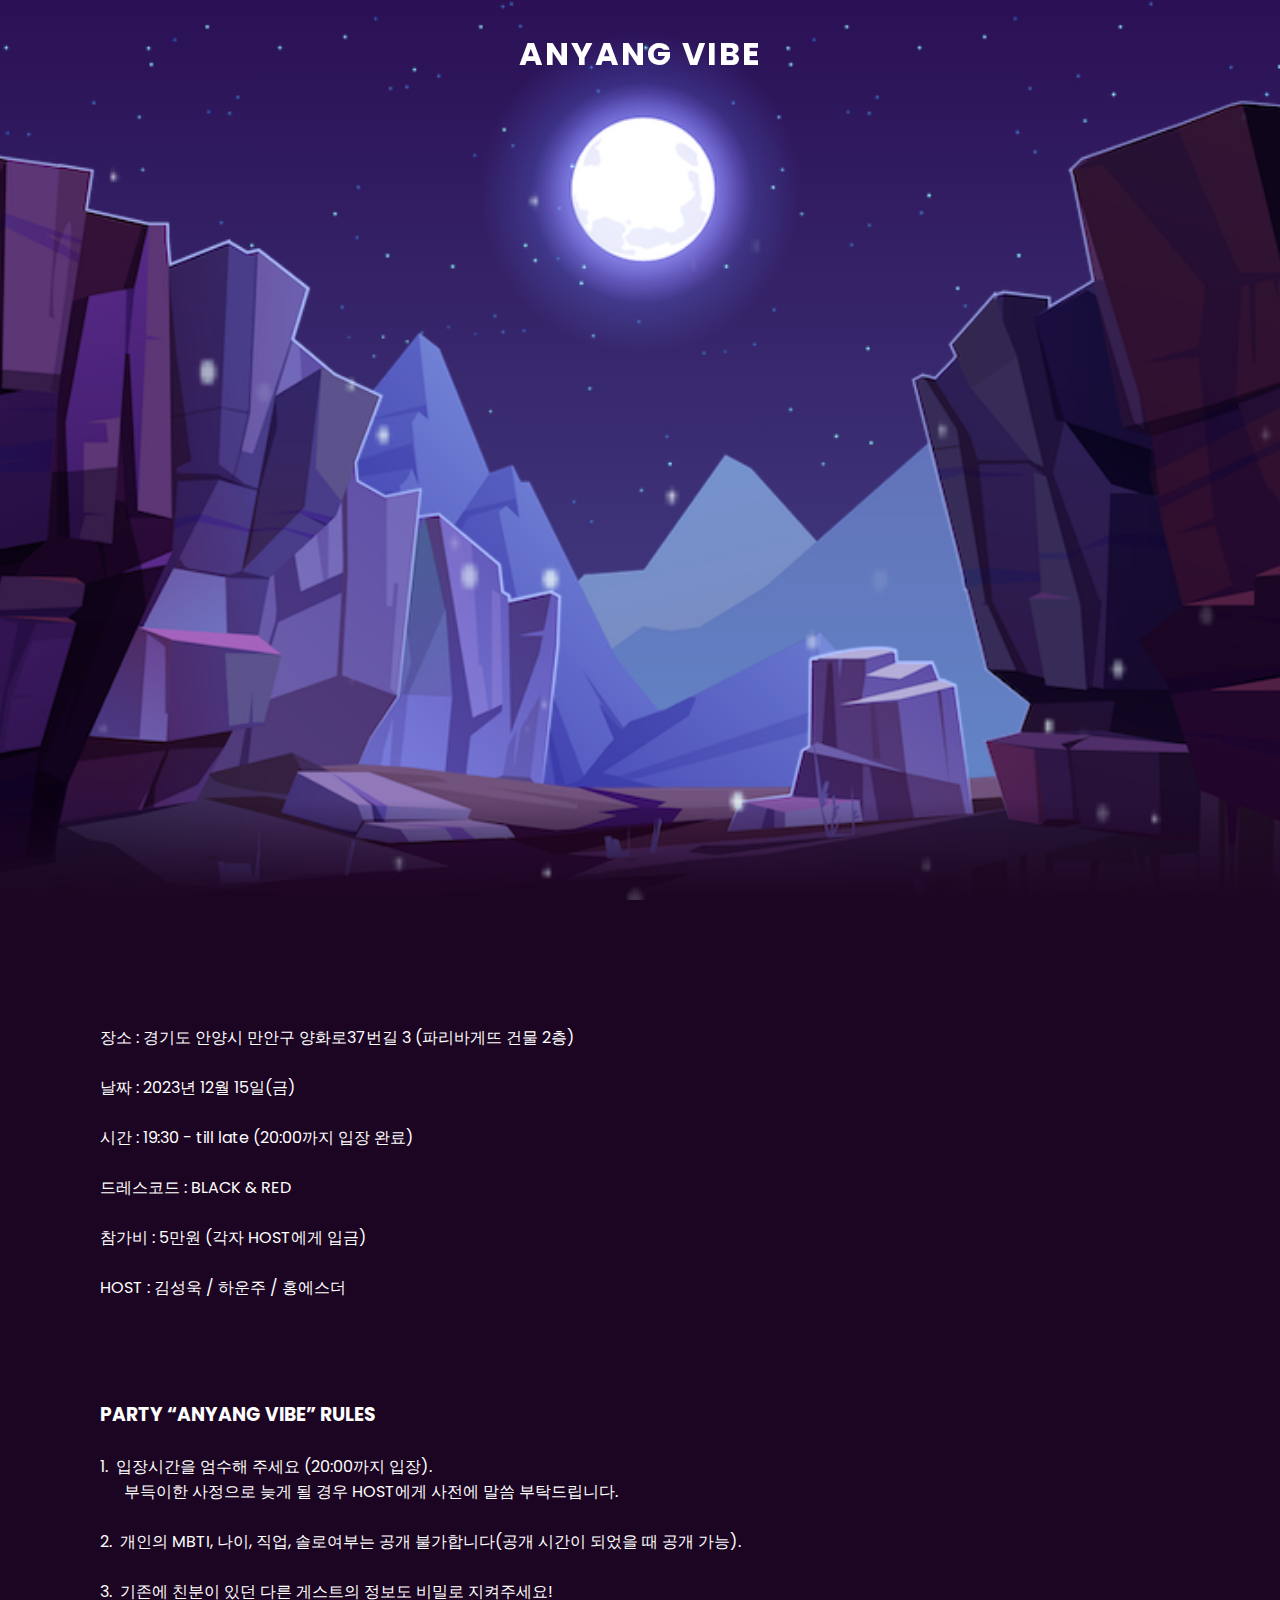
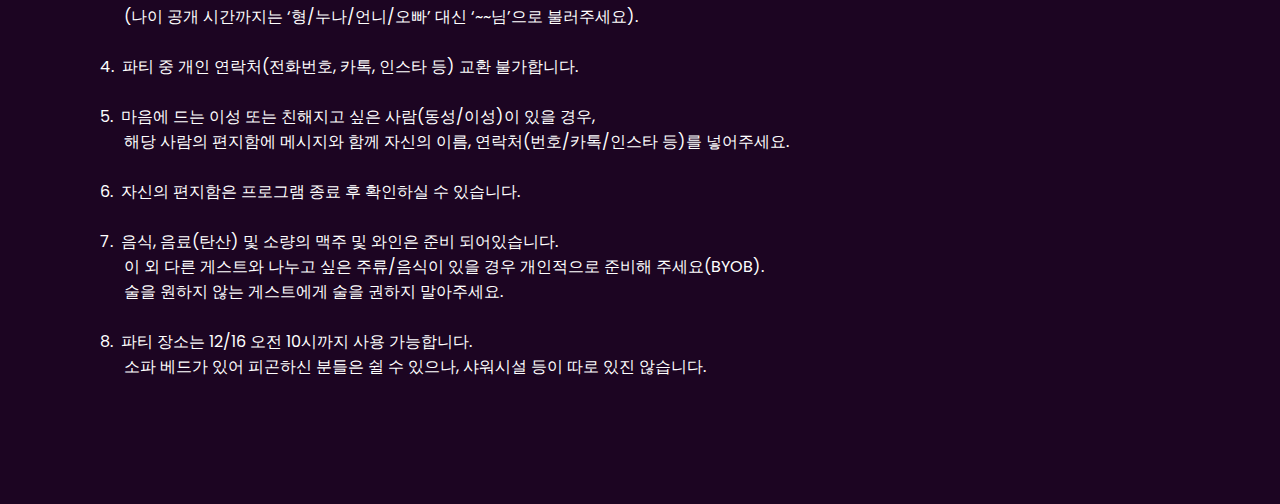
<file: docs/index.html>
<!DOCTYPE html>
<html>
    <head>
        <title>ANYANG VIBE</title>
        <meta name="description" content="ANYANG VIBE">

        <meta property="og:type" content="website">
        <!-- <meta property="og:url" content="https://chowonmin.github.io/InvitationCard/angle.html"> -->
        <meta property="og:title" content="ANYANG VIBE">
        <meta property="og:image" content="./images/og.png">
        <meta property="og:description" content="초특급 미션이 다시 시작된다!">
        <meta property="og:site_name" content="ANYANG VIBE">
        <meta property="og:locale" content="ko">

        <meta name="viewport" content="width=device-width, initial-scale=1" /> 

        <link rel="stylesheet" type="text/css" href="style.css">
    </head>
    <body>
        <canvas id="snowflake">

        </canvas>
        <header>
            <a href="#" class="logo"> ANYANG VIBE </a>
        </header>
        <section>
            <img src="./images/stars.png" id="stars">
            <img src="./images/moon.png" id="moon">
            <img src="./images/mountains_behind.png" id="mountains_behind">
            <h2 id="text"> 초대합니다 </h2>
            <!-- <a href="#sec" id="btn"> 초대장</a> -->
            <img src="./images/mountains_front.png" id="mountains_front">
        </section>
        <div id="sec" class="sec">
            <p>
장소 : 경기도 안양시 만안구 양화로37번길 3 (파리바게뜨 건물 2층)

날짜 : 2023년 12월 15일(금)

시간 : 19:30 - till late (20:00까지 입장 완료)

드레스코드 : BLACK & RED 

참가비 : 5만원 (각자 HOST에게 입금)

HOST : 김성욱 / 하운주 / 홍에스더
            </p>
            <br>
            <br>
            <br>

            <h3>PARTY “ANYANG VIBE” RULES</h3>
            <p>
1.  입장시간을 엄수해 주세요 (20:00까지 입장).
      부득이한 사정으로 늦게 될 경우 HOST에게 사전에 말씀 부탁드립니다.
                
2.  개인의 MBTI, 나이, 직업, 솔로여부는 공개 불가합니다(공개 시간이 되었을 때 공개 가능).
                
3.  기존에 친분이 있던 다른 게스트의 정보도 비밀로 지켜주세요!
      (나이 공개 시간까지는 ‘형/누나/언니/오빠’ 대신 ‘~~님’으로 불러주세요).
                
4.  파티 중 개인 연락처(전화번호, 카톡, 인스타 등) 교환 불가합니다. 
                
5.  마음에 드는 이성 또는 친해지고 싶은 사람(동성/이성)이 있을 경우, 
      해당 사람의 편지함에 메시지와 함께 자신의 이름, 연락처(번호/카톡/인스타 등)를 넣어주세요. 
                
6.  자신의 편지함은 프로그램 종료 후 확인하실 수 있습니다. 
                
7.  음식, 음료(탄산) 및 소량의 맥주 및 와인은 준비 되어있습니다. 
      이 외 다른 게스트와 나누고 싶은 주류/음식이 있을 경우 개인적으로 준비해 주세요(BYOB).
      술을 원하지 않는 게스트에게 술을 권하지 말아주세요. 
                
8.  파티 장소는 12/16 오전 10시까지 사용 가능합니다.
      소파 베드가 있어 피곤하신 분들은 쉴 수 있으나, 샤워시설 등이 따로 있진 않습니다. 
            </p>
        </div>

        <script type="text/javascript" src="index.js"></script>
    </body>
</html>
</file>
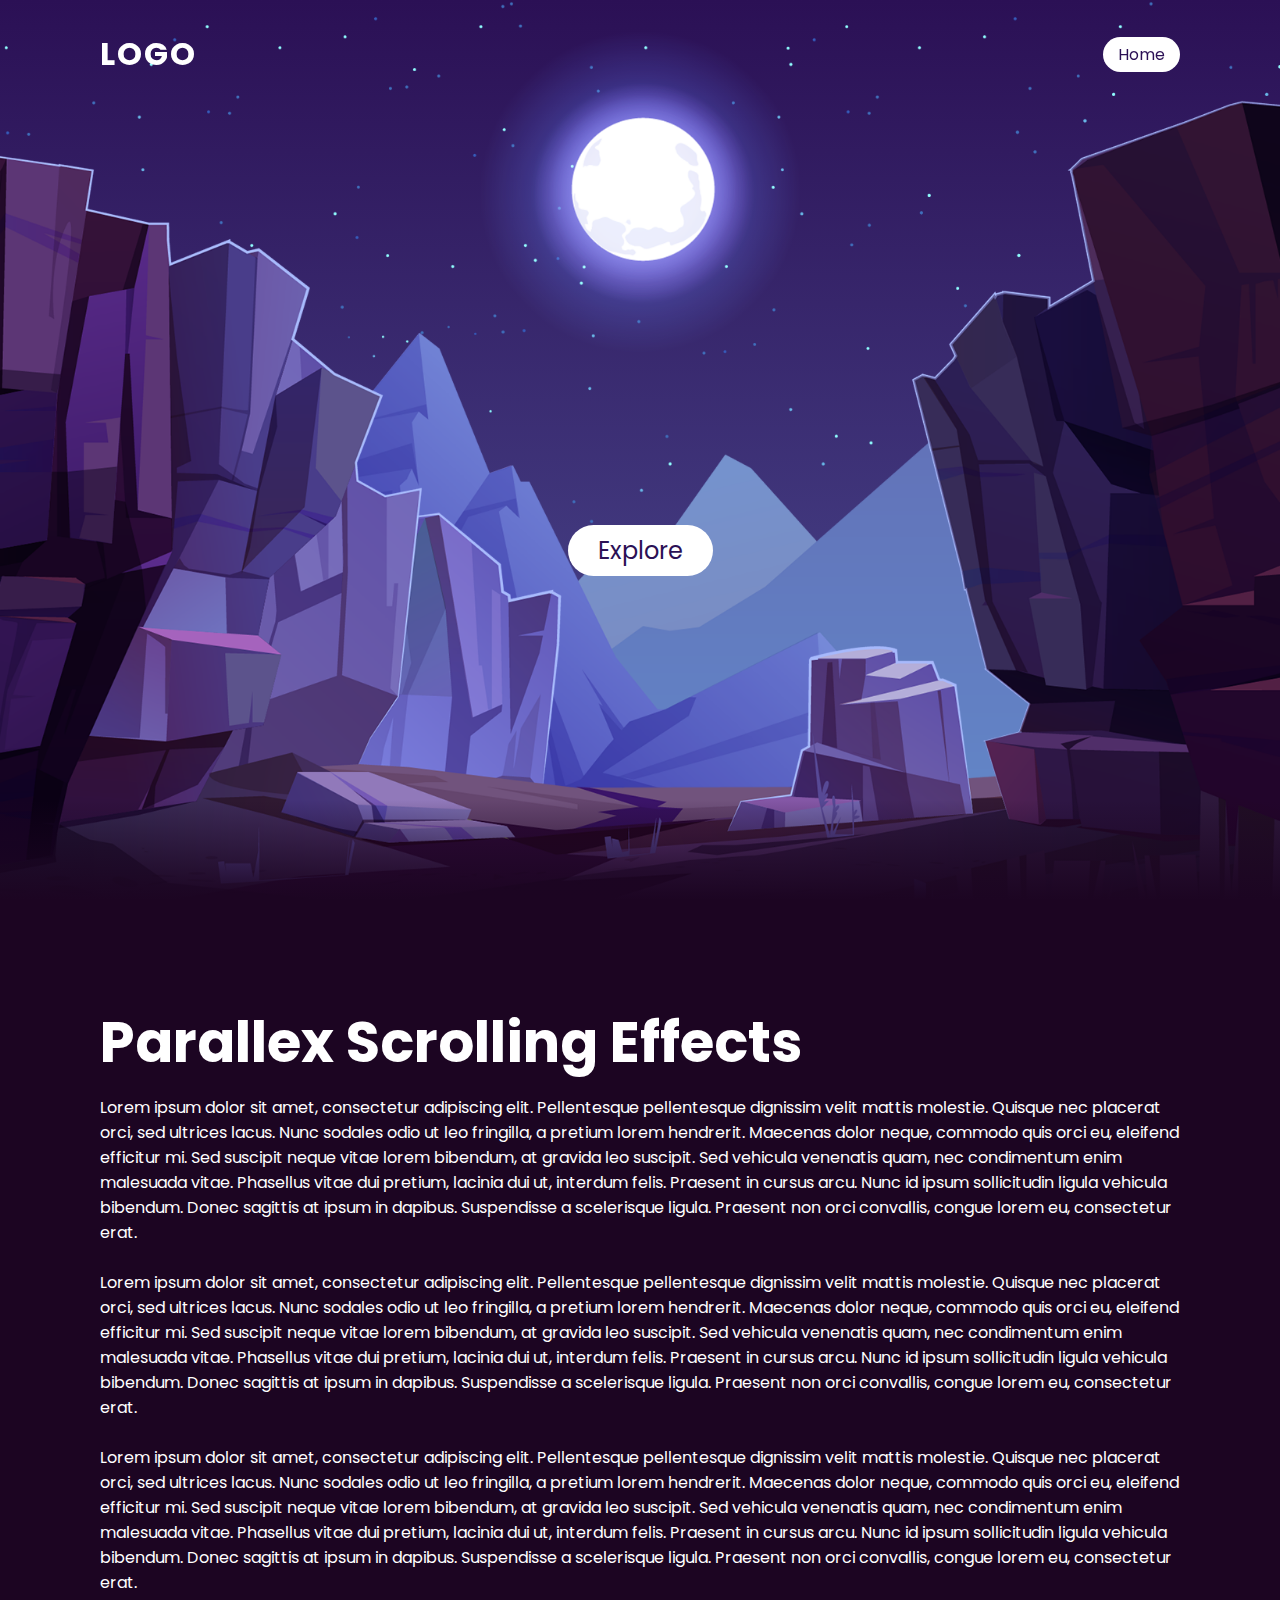
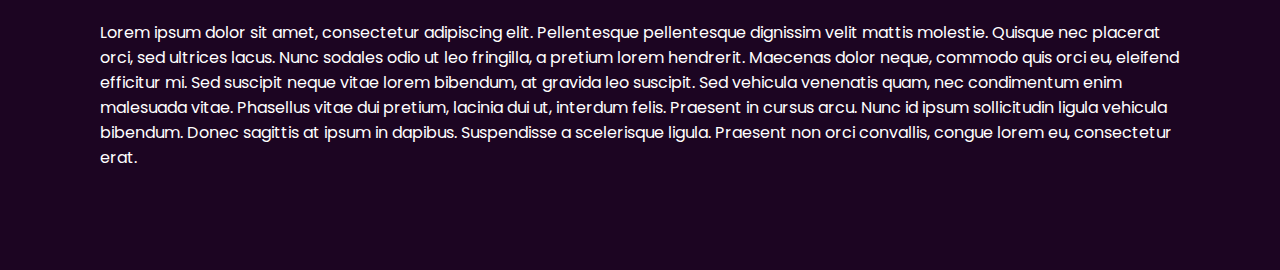
<file: Moonlight/index.html>
<!DOCTYPE html>
<html>
    <head>
        <title>Invitation Card</title>
        <meta name="viewport" content="width=device-width, initial-scale=1" /> 

        <link rel="stylesheet" type="text/css" href="style.css">
    </head>
    <body>
        <header>
            <a href="#" class="logo"> Logo </a>
            <ul>
                <li>
                    <a href="#" class="active">Home</a>
                </li>
                <!-- <li>
                    <a href="#">About</a>
                </li>
                <li>
                    <a href="#">Work</a>
                </li>
                <li>
                    <a href="#">Contact</a>
                </li> -->
            </ul>
        </header>
        <section>
            <img src="stars.png" id="stars">
            <img src="moon.png" id="moon">
            <img src="mountains_behind.png" id="mountains_behind">
            <h2 id="text">Moon Light</h2>
            <a href="#sec" id="btn"> Explore</a>
            <img src="mountains_front.png" id="mountains_front">
        </section>
        <div id="sec" class="sec">
            <h2>Parallex Scrolling Effects</h2>
            <p>
                Lorem ipsum dolor sit amet, consectetur adipiscing elit. Pellentesque pellentesque dignissim velit mattis molestie. Quisque nec placerat orci, sed ultrices lacus. Nunc sodales odio ut leo fringilla, a pretium lorem hendrerit. Maecenas dolor neque, commodo quis orci eu, eleifend efficitur mi. Sed suscipit neque vitae lorem bibendum, at gravida leo suscipit. Sed vehicula venenatis quam, nec condimentum enim malesuada vitae. Phasellus vitae dui pretium, lacinia dui ut, interdum felis. Praesent in cursus arcu. Nunc id ipsum sollicitudin ligula vehicula bibendum. Donec sagittis at ipsum in dapibus. Suspendisse a scelerisque ligula. Praesent non orci convallis, congue lorem eu, consectetur erat.
                <br><br>
                Lorem ipsum dolor sit amet, consectetur adipiscing elit. Pellentesque pellentesque dignissim velit mattis molestie. Quisque nec placerat orci, sed ultrices lacus. Nunc sodales odio ut leo fringilla, a pretium lorem hendrerit. Maecenas dolor neque, commodo quis orci eu, eleifend efficitur mi. Sed suscipit neque vitae lorem bibendum, at gravida leo suscipit. Sed vehicula venenatis quam, nec condimentum enim malesuada vitae. Phasellus vitae dui pretium, lacinia dui ut, interdum felis. Praesent in cursus arcu. Nunc id ipsum sollicitudin ligula vehicula bibendum. Donec sagittis at ipsum in dapibus. Suspendisse a scelerisque ligula. Praesent non orci convallis, congue lorem eu, consectetur erat.
                <br><br>
                Lorem ipsum dolor sit amet, consectetur adipiscing elit. Pellentesque pellentesque dignissim velit mattis molestie. Quisque nec placerat orci, sed ultrices lacus. Nunc sodales odio ut leo fringilla, a pretium lorem hendrerit. Maecenas dolor neque, commodo quis orci eu, eleifend efficitur mi. Sed suscipit neque vitae lorem bibendum, at gravida leo suscipit. Sed vehicula venenatis quam, nec condimentum enim malesuada vitae. Phasellus vitae dui pretium, lacinia dui ut, interdum felis. Praesent in cursus arcu. Nunc id ipsum sollicitudin ligula vehicula bibendum. Donec sagittis at ipsum in dapibus. Suspendisse a scelerisque ligula. Praesent non orci convallis, congue lorem eu, consectetur erat.
                <br><br>
                Lorem ipsum dolor sit amet, consectetur adipiscing elit. Pellentesque pellentesque dignissim velit mattis molestie. Quisque nec placerat orci, sed ultrices lacus. Nunc sodales odio ut leo fringilla, a pretium lorem hendrerit. Maecenas dolor neque, commodo quis orci eu, eleifend efficitur mi. Sed suscipit neque vitae lorem bibendum, at gravida leo suscipit. Sed vehicula venenatis quam, nec condimentum enim malesuada vitae. Phasellus vitae dui pretium, lacinia dui ut, interdum felis. Praesent in cursus arcu. Nunc id ipsum sollicitudin ligula vehicula bibendum. Donec sagittis at ipsum in dapibus. Suspendisse a scelerisque ligula. Praesent non orci convallis, congue lorem eu, consectetur erat.
            </p>
        </div>

        <script type="text/javascript" src="index.js"></script>
    </body>
</html>
</file>
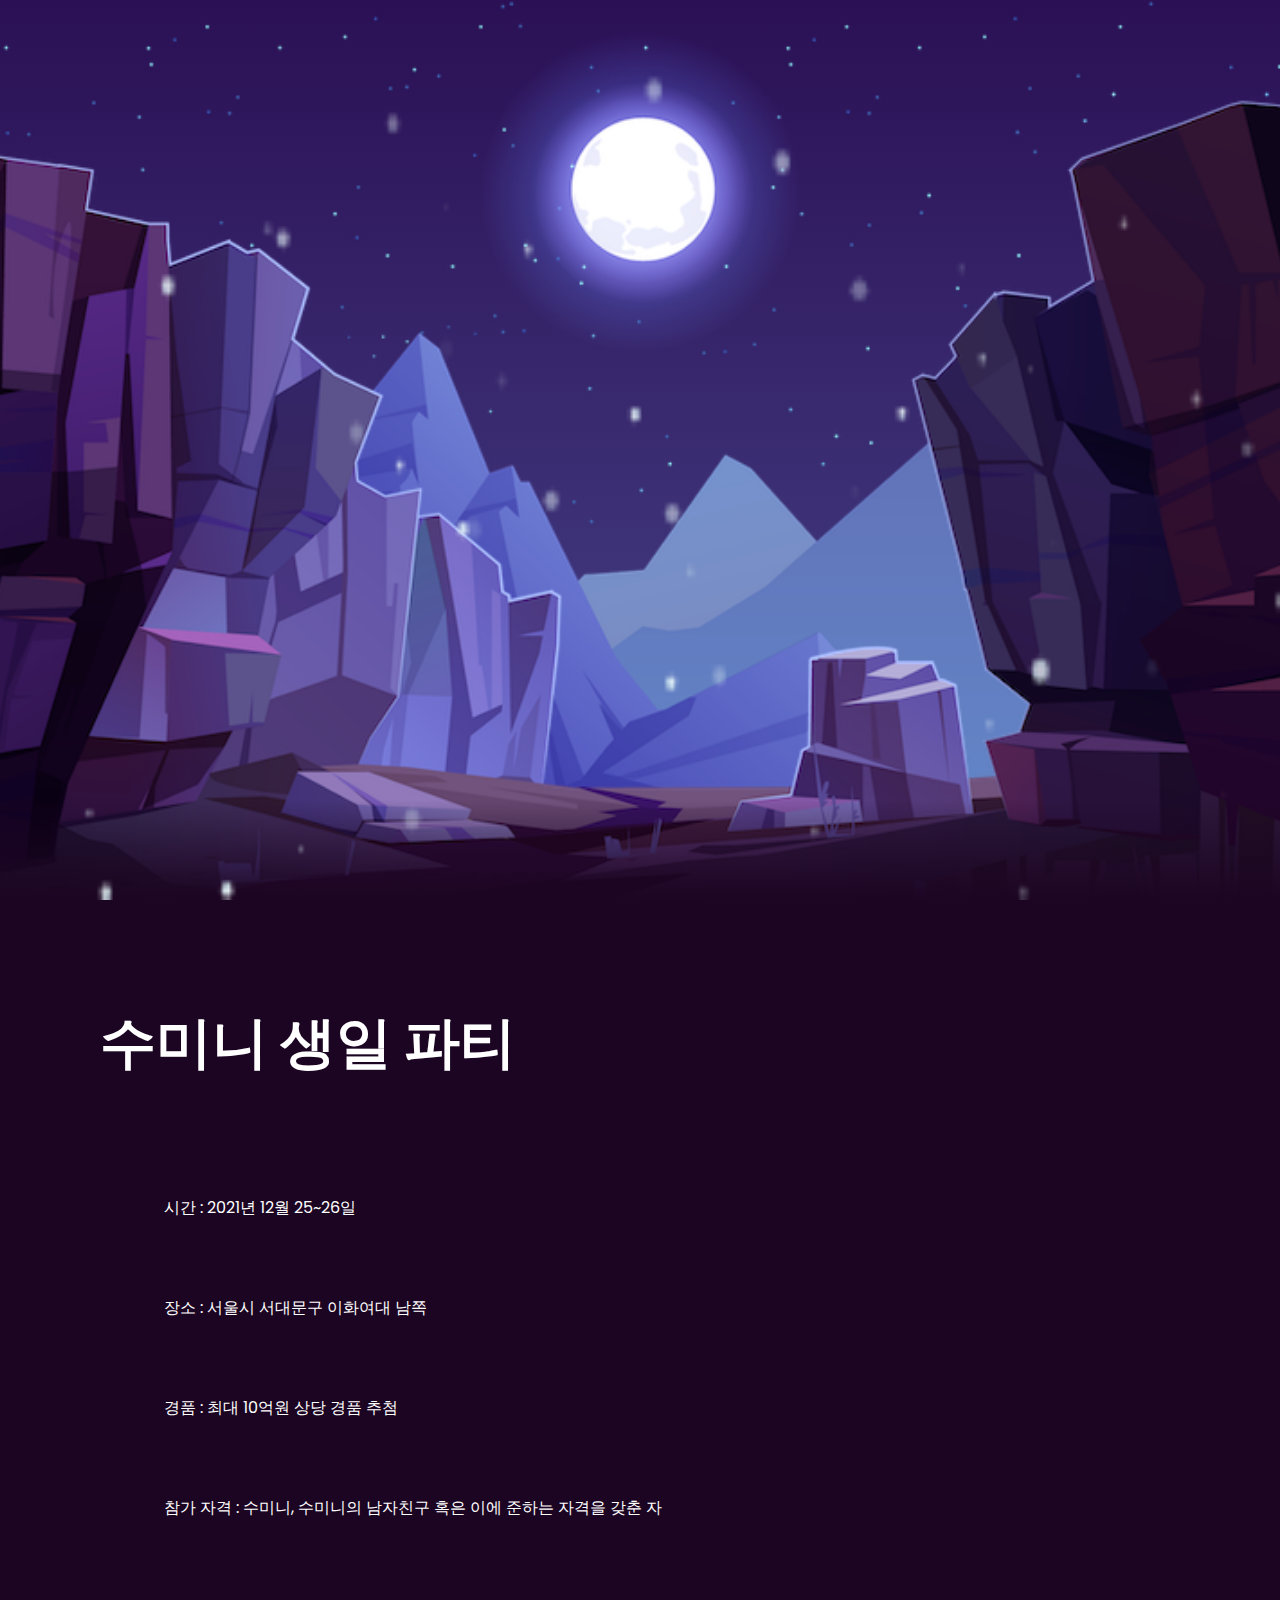
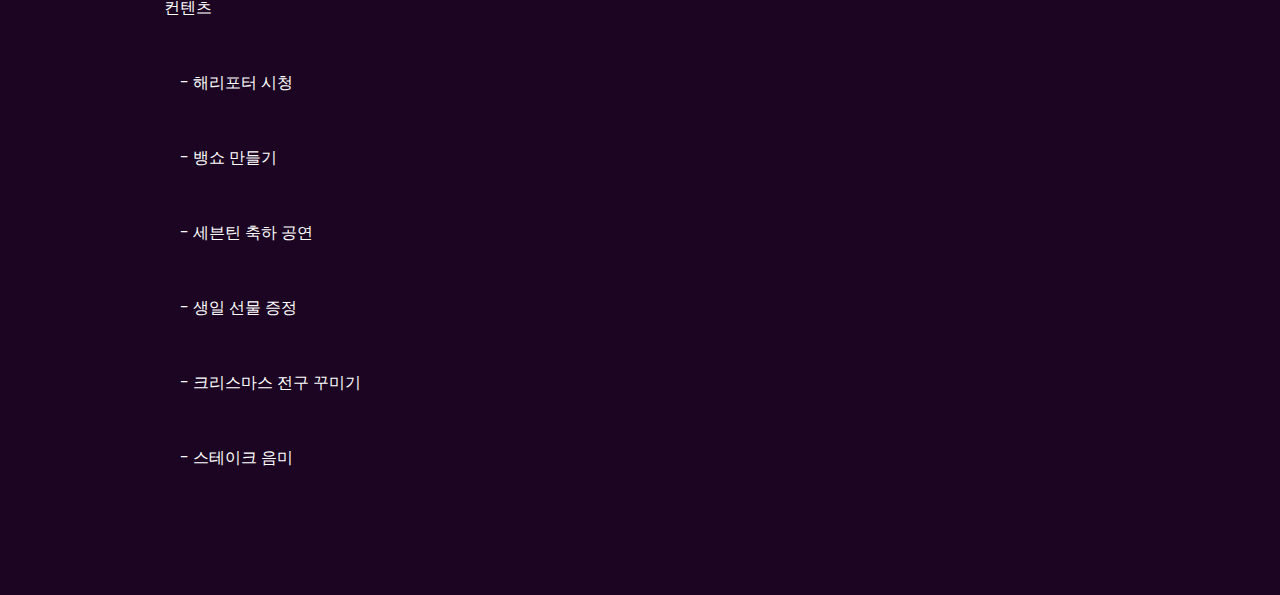
<file: docs/angel.html>
<!DOCTYPE html>
<html>
    <head>
        <title>수미니 생일 파티</title>
        <meta name="description" content="BirthDay">

        <meta property="og:type" content="website">
        <meta property="og:url" content="https://chowonmin.github.io/InvitationCard/angle.html">
        <meta property="og:title" content="초대합니다">
        <meta property="og:image" content="./images/og.png">
        <meta property="og:description" content="생일 파티에 초대합니다.">
        <meta property="og:site_name" content="초대장">
        <meta property="og:locale" content="ko">

        <meta name="viewport" content="width=device-width, initial-scale=1" /> 

        <link rel="stylesheet" type="text/css" href="style.css">
    </head>
    <body>
        <canvas id="snowflake">

        </canvas>
        <header>
            <!-- <a href="#" class="logo"> 초대합니다 </a> -->
            <ul>
                <!-- <li>
                    <a href="#" class="active">Home</a>
                </li> -->
                <!-- <li>
                    <a href="#">About</a>
                </li>
                <li>
                    <a href="#">Work</a>
                </li>
                <li>
                    <a href="#">Contact</a>
                </li> -->
            </ul>
        </header>
        <section>
            <img src="./images/stars.png" id="stars">
            <img src="./images/moon.png" id="moon">
            <img src="./images/mountains_behind.png" id="mountains_behind">
            <h2 id="text">수미니 생일</h2>
            <!-- <a href="#sec" id="btn"> 초대장</a> -->
            <img src="./images/mountains_front.png" id="mountains_front">
        </section>
        <div id="sec" class="sec">
            <h2>수미니 생일 파티</h2>
            <p>
                <br><br>
                시간 : 2021년 12월 25~26일
                <br><br>
                장소 : 서울시 서대문구 이화여대 남쪽
                <br><br>
                경품 : 최대 10억원 상당 경품 추첨
                <br><br>
                참가 자격 : 수미니, 수미니의 남자친구 혹은 이에 준하는 자격을 갖춘 자
                <br><br>
                컨텐츠
                <br>
                    - 해리포터 시청
                    <br>
                    - 뱅쇼 만들기
                    <br>
                    - 세븐틴 축하 공연
                    <br>
                    - 생일 선물 증정
                    <br>
                    - 크리스마스 전구 꾸미기
                    <br>
                    - 스테이크 음미
            </p>
        </div>

        <script type="text/javascript" src="index.js"></script>
    </body>
</html>
</file>
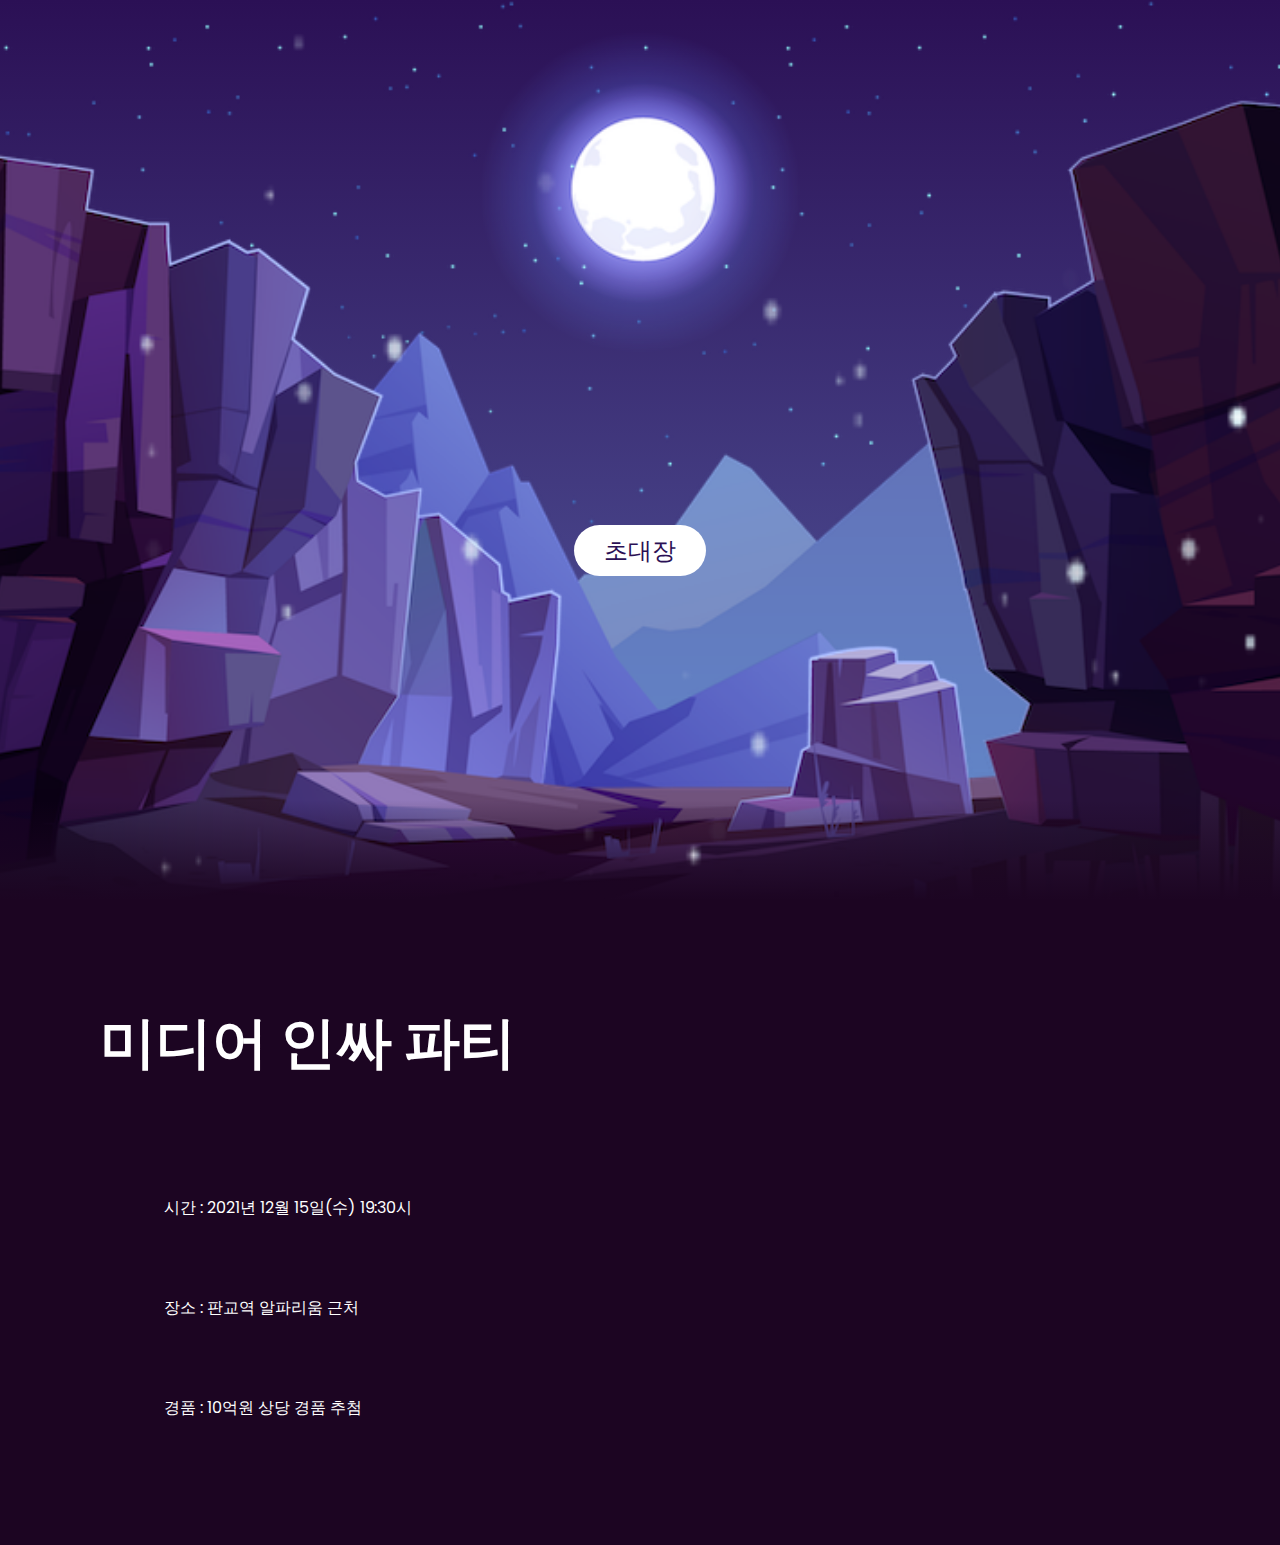
<file: docs/home.html>
<!DOCTYPE html>
<html>
    <head>
        <title>미디어 인싸 파티</title>
        <meta name="description" content="커플 탄생을 축하하는 자리">

        <meta property="og:type" content="website">
        <meta property="og:url" content="https://chowonmin.github.io/InvitationCard">
        <meta property="og:title" content="초대합니다">
        <meta property="og:image" content="./images/og.png">
        <meta property="og:description" content="송년회 초대합니다.">
        <meta property="og:site_name" content="초대장">
        <meta property="og:locale" content="ko">

        <meta name="viewport" content="width=device-width, initial-scale=1" /> 

        <link rel="stylesheet" type="text/css" href="style.css">
    </head>
    <body>
        <canvas id="snowflake">

        </canvas>
        <header>
            <!-- <a href="#" class="logo"> 초대합니다 </a> -->
            <ul>
                <!-- <li>
                    <a href="#" class="active">Home</a>
                </li> -->
                <!-- <li>
                    <a href="#">About</a>
                </li>
                <li>
                    <a href="#">Work</a>
                </li>
                <li>
                    <a href="#">Contact</a>
                </li> -->
            </ul>
        </header>
        <section>
            <img src="./images/stars.png" id="stars">
            <img src="./images/moon.png" id="moon">
            <img src="./images/mountains_behind.png" id="mountains_behind">
            <h2 id="text">미디어 인싸 파티</h2>
            <a href="#sec" id="btn"> 초대장</a>
            <img src="./images/mountains_front.png" id="mountains_front">
        </section>
        <div id="sec" class="sec">
            <h2>미디어 인싸 파티</h2>
            <p>
                <br><br>
                시간 : 2021년 12월 15일(수) 19:30시
                <br><br>
                장소 : 판교역 알파리움 근처
                <br><br>
                경품 : 10억원 상당 경품 추첨
            </p>
        </div>

        <script type="text/javascript" src="index.js"></script>
    </body>
</html>
</file>
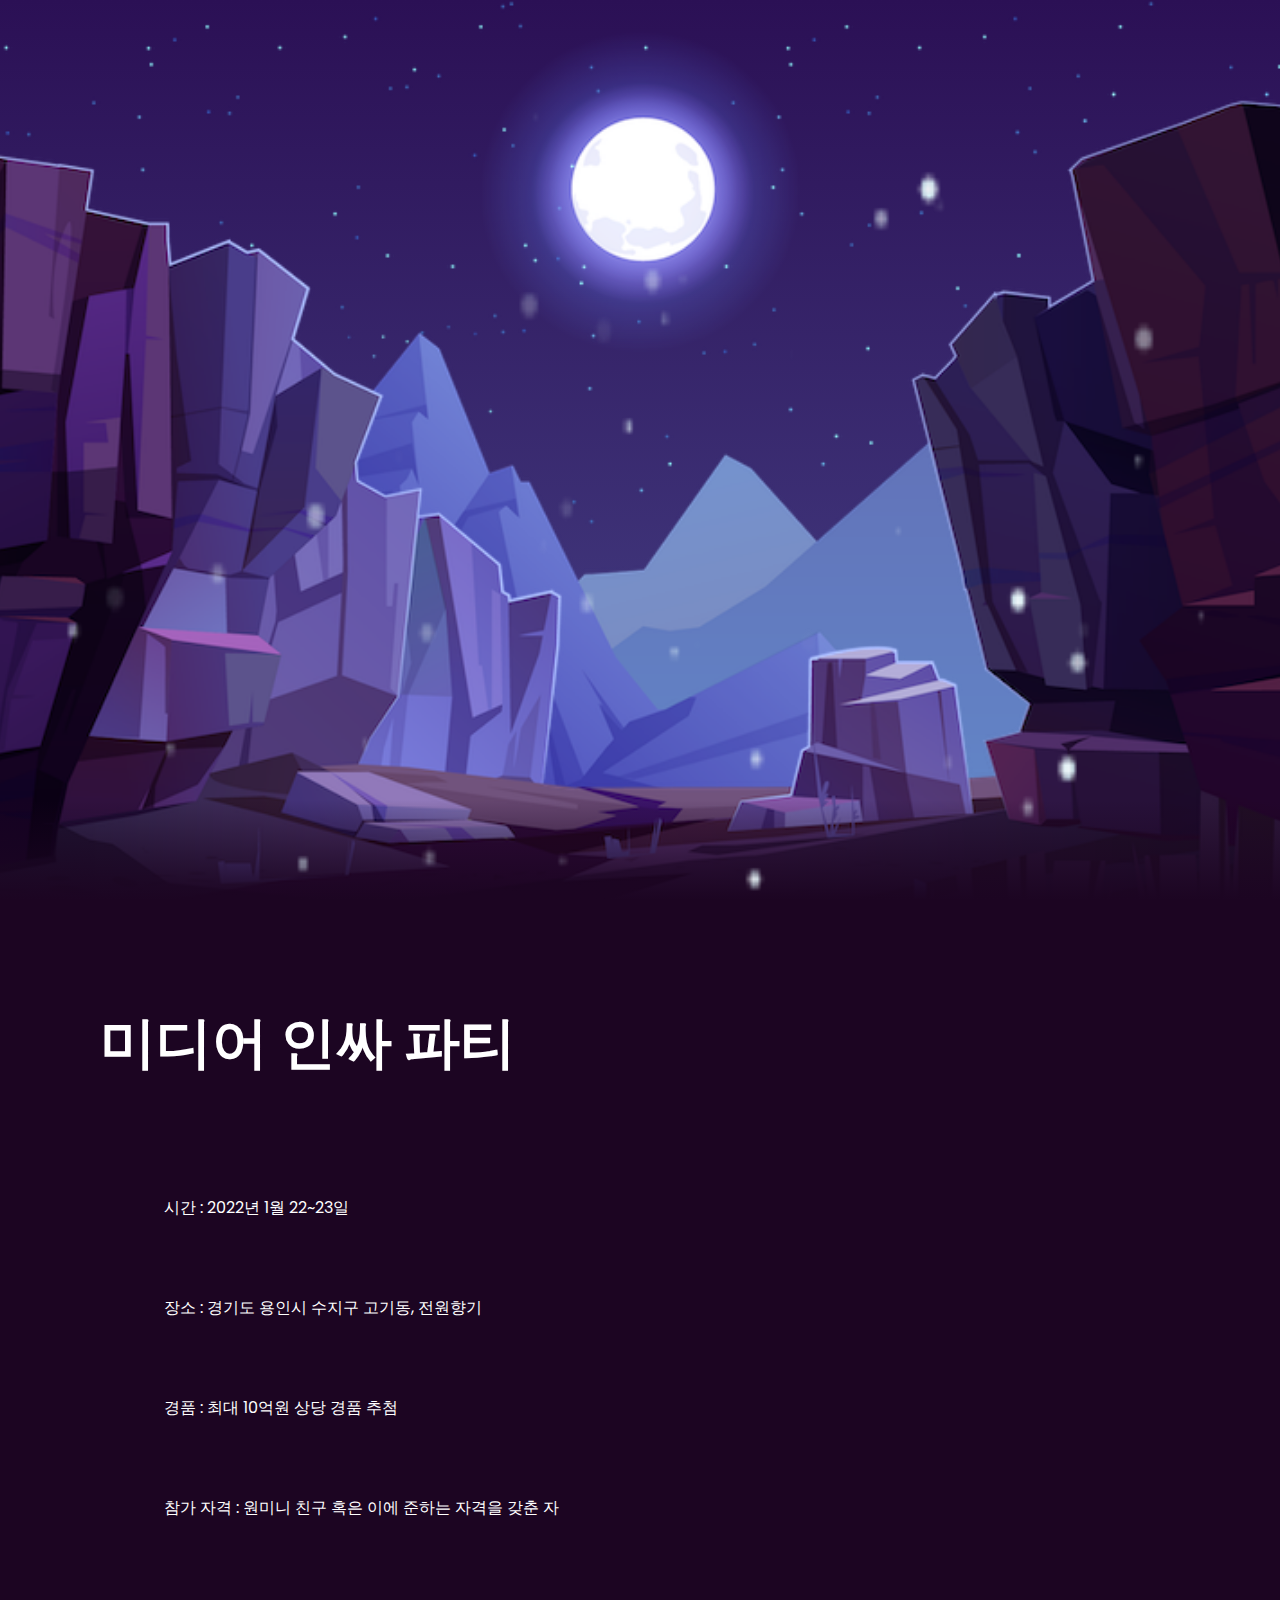
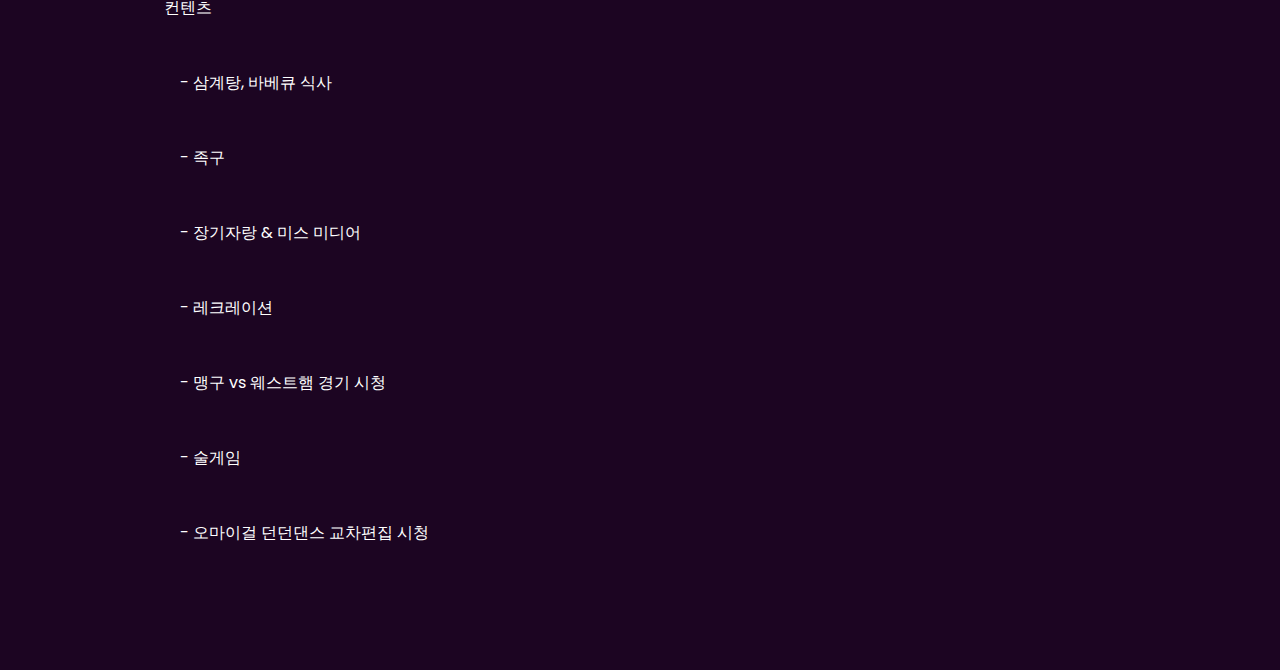
<file: docs/media.html>
<!DOCTYPE html>
<html>
    <head>
        <title>미디어 인싸 파티</title>
        <meta name="description" content="파티에 초대합니다.">

        <meta property="og:type" content="website">
        <meta property="og:url" content="https://chowonmin.github.io/InvitationCard">
        <meta property="og:title" content="초대합니다">
        <meta property="og:image" content="./images/og.png">
        <meta property="og:description" content="파티에 초대합니다.">
        <meta property="og:site_name" content="초대장">
        <meta property="og:locale" content="ko">

        <meta name="viewport" content="width=device-width, initial-scale=1" /> 

        <link rel="stylesheet" type="text/css" href="style.css">
    </head>
    <body>
        <canvas id="snowflake">

        </canvas>
        <header>
            <!-- <a href="#" class="logo"> 초대합니다 </a> -->
            <ul>
                <!-- <li>
                    <a href="#" class="active">Home</a>
                </li> -->
                <!-- <li>
                    <a href="#">About</a>
                </li>
                <li>
                    <a href="#">Work</a>
                </li>
                <li>
                    <a href="#">Contact</a>
                </li> -->
            </ul>
        </header>
        <section>
            <img src="./images/stars.png" id="stars">
            <img src="./images/moon.png" id="moon">
            <img src="./images/mountains_behind.png" id="mountains_behind">
            <h2 id="text">미디어 인싸 파티</h2>
            <!-- <a href="#sec" id="btn"> 초대장</a> -->
            <img src="./images/mountains_front.png" id="mountains_front">
        </section>
        <div id="sec" class="sec">
            <h2>미디어 인싸 파티</h2>
            <p>
                <br><br>
                시간 : 2022년 1월 22~23일
                <br><br>
                장소 : 경기도 용인시 수지구 고기동, 전원향기
                <br><br>
                경품 : 최대 10억원 상당 경품 추첨
                <br><br>
                참가 자격 : 원미니 친구 혹은 이에 준하는 자격을 갖춘 자
                <br><br>
                컨텐츠
                <br>
                    - 삼계탕, 바베큐 식사
                    <br>
                    - 족구
                    <br>
                    - 장기자랑 & 미스 미디어
                    <br>
                    - 레크레이션
                    <br>
                    - 맹구 vs 웨스트햄 경기 시청
                    <br>
                    - 술게임
                    <br>
                    - 오마이걸 던던댄스 교차편집 시청
            </p>
        </div>

        <script type="text/javascript" src="index.js"></script>
    </body>
</html>
</file>
<file: docs/style.css>
@import url('https://fonts.googleapis.com/css2?family=Poppins:wght@300;400;500;600;700;800;900&display=swap');

*
{
    margin: 0;
    padding: 0;
    box-sizing: border-box;
    font-family: 'Poppins', sans-serif;
    scroll-behavior: smooth;
}

body
{
    min-height: 100vh;
    background: linear-gradient(#2b1055, #7597de);
    overflow-x: hidden;
}

body::-webkit-scrollbar {
    width: 8px;
}
body::-webkit-scrollbar-thumb {
    width: 8px;
    background: #E0E0E0;
}
body::-webkit-scrollbar-thumb:hover {
    background: #BDBDBD;
}

header
{
    position: absolute;
    top: 0;
    left: 0;
    width: 100%;
    padding: 30px 100px;
    display: flex;
    justify-content: center;
    align-items: center;
    z-index: 10000;
}
header .logo
{
    color: #fff;
    font-weight: 700;
    text-decoration: none;
    font-size: 2em;
    text-transform:  uppercase;
    letter-spacing: 2px;
}

header ul
{
    display: flex;
    justify-content: center;
    align-items: center;
}
header ul li
{
    list-style: none;
    margin-left: 20px;
}
header ul li a
{
    text-decoration: none;
    padding: 6px 15px;
    color: #fff;
    border-radius: 20px;
}
header ul li a:hover, 
header ul li a.active
{
    background: #fff;
    color: #2b1055;
}

section
{
    position: relative;
    width: 100%;
    height: 100vh;
    display: flex;
    justify-content: center;
    align-items: center;
    overflow: hidden;
}
section::before
{
    content: '';
    position: absolute;
    bottom: 0;
    width: 100%;
    height: 100px;
    background: linear-gradient(to top, #1c0522, transparent);
    z-index: 1000;
}
section img
{
    position: absolute;
    top: 0;
    left: 0;
    width: 100%;
    height: 100%;
    object-fit: cover;
    pointer-events: none;
}
section img#moon
{
    mix-blend-mode: screen;
}
section img#mountains_front
{
    z-index: 10;
}
section #text
{
    position: absolute;
    right: -400px;
    color: #fff;
    white-space: nowrap;
    font-size: 7.5vw;
    z-index: 9;
}
@media only screen and (max-width: 600px) {
    section #text {
        right: -400px;
        font-size: 17.5vw;
    }
}

section #btn
{
    text-decoration: none;
    display: inline-block;
    padding: 8px 30px;
    border-radius: 40px;
    background: #fff;
    color: #2b1055;
    font-size: 1.5em;
    z-index: 9;
    transform: translateY(100px);
}

.sec
{
    position: relative;
    padding: 100px;
    background: #1c0522;
    width: 100%;
    color: #fff;
}
@media only screen and (max-width: 600px) {
    .sec {
        padding: 50px;
    }
    
}
.sec h2
{
    font-size: 3.5em;
    margin-bottom: 10px;
    color: #fff;
}
@media only screen and (max-width: 600px) {
    .sec h2 {
        font-size: 2.5em;
    }
}
.sec p
{
    font-size: 1em;
    color: #fff;
    white-space: pre-wrap;
    word-wrap: break-word;
    width: 100%;
}


#snowflake {
    width: 100%;
    height: 100vh;
    top: 0;
    left: 0;
    position: absolute;
    z-index: 30000;
    pointer-events: none;
}
</file>
<file: Moonlight/style.css>
@import url('https://fonts.googleapis.com/css2?family=Poppins:wght@300;400;500;600;700;800;900&display=swap');

*
{
    margin: 0;
    padding: 0;
    box-sizing: border-box;
    font-family: 'Poppins', sans-serif;
    scroll-behavior: smooth;
}

body
{
    min-height: 100vh;
    background: linear-gradient(#2b1055, #7597de);
    overflow-x: hidden;
}

body::-webkit-scrollbar {
    width: 8px;
}
body::-webkit-scrollbar-thumb {
    width: 8px;
    background: #E0E0E0;
}
body::-webkit-scrollbar-thumb:hover {
    background: #BDBDBD;
}

header
{
    position: absolute;
    top: 0;
    left: 0;
    width: 100%;
    padding: 30px 100px;
    display: flex;
    justify-content: space-between;
    align-items: center;
    z-index: 10000;
}
header .logo
{
    color: #fff;
    font-weight: 700;
    text-decoration: none;
    font-size: 2em;
    text-transform:  uppercase;
    letter-spacing: 2px;
}

header ul
{
    display: flex;
    justify-content: center;
    align-items: center;
}
header ul li
{
    list-style: none;
    margin-left: 20px;
}
header ul li a
{
    text-decoration: none;
    padding: 6px 15px;
    color: #fff;
    border-radius: 20px;
}
header ul li a:hover, 
header ul li a.active
{
    background: #fff;
    color: #2b1055;
}

section
{
    position: relative;
    width: 100%;
    height: 100vh;
    display: flex;
    justify-content: center;
    align-items: center;
    overflow: hidden;
}
section::before
{
    content: '';
    position: absolute;
    bottom: 0;
    width: 100%;
    height: 100px;
    background: linear-gradient(to top, #1c0522, transparent);
    z-index: 1000;
}
section img
{
    position: absolute;
    top: 0;
    left: 0;
    width: 100%;
    height: 100%;
    object-fit: cover;
    pointer-events: none;
}
section img#moon
{
    mix-blend-mode: screen;
}
section img#mountains_front
{
    z-index: 10;
}
section #text
{
    position: absolute;
    right: -350px;
    color: #fff;
    white-space: nowrap;
    font-size: 7.5vw;
    z-index: 9;
}
@media only screen and (max-width: 600px) {
    section #text {
        right: -400px;
        font-size: 17.5vw;
    }
}

section #btn
{
    text-decoration: none;
    display: inline-block;
    padding: 8px 30px;
    border-radius: 40px;
    background: #fff;
    color: #2b1055;
    font-size: 1.5em;
    z-index: 9;
    transform: translateY(100px);
}

.sec
{
    position: relative;
    padding: 100px;
    background: #1c0522;
}
@media only screen and (max-width: 600px) {
    .sec {
        padding: 50px;
    }
    
}
.sec h2
{
    font-size: 3.5em;
    margin-bottom: 10px;
    color: #fff;
}
@media only screen and (max-width: 600px) {
    .sec h2 {
        font-size: 2.5em;
    }
}
.sec p
{
    font-size: 1em;
    color: #fff;
}
</file>
